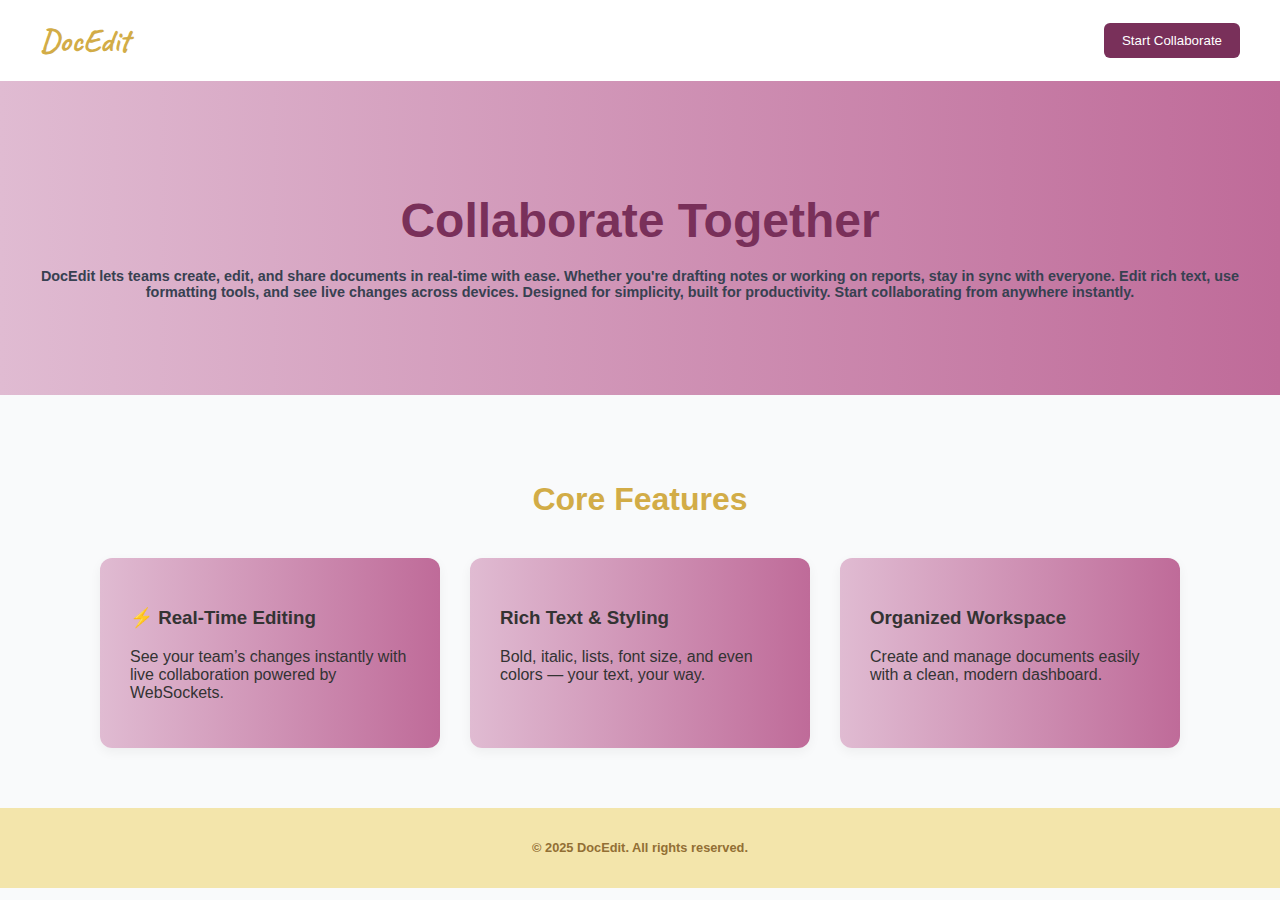
<file: Frontend/index.html>
<!DOCTYPE html>
<html lang="en">
<head>
  <meta charset="UTF-8" />
  <meta name="viewport" content="width=device-width, initial-scale=1.0"/>
  <title>DocEdit -live Collaboration</title>
  <link href="https://fonts.googleapis.com/css2?family=Caveat&display=swap" rel="stylesheet">
  <link rel="stylesheet" href="style.css">
</head>
<body>

<header class="navbar">
  <div class="logo">DocEdit</div>
  <nav class="nav-links">
    <button class="btn-primary" onclick="location.href='workspace.html'">Start Collaborate</button>
  </nav>
</header>

<section class="hero">
  <h1>Collaborate Together</h1>
  <p>DocEdit lets teams create, edit, and share documents in real-time with ease.
    Whether you're drafting notes or working on reports, stay in sync with everyone.
    Edit rich text, use formatting tools, and see live changes across devices.
    Designed for simplicity, built for productivity.
    Start collaborating from anywhere instantly.</p>
</section>

<section class="features">
  <h2>Core Features</h2>
  <div class="feature-grid">
    <div class="feature-card">
      <h3>⚡ Real-Time Editing</h3>
      <p>See your team’s changes instantly with live collaboration powered by WebSockets.</p>
    </div>
    <div class="feature-card">
      <h3>Rich Text & Styling</h3>
      <p>Bold, italic, lists, font size, and even colors — your text, your way.</p>
    </div>
    <div class="feature-card">
      <h3>Organized Workspace</h3>
      <p>Create and manage documents easily with a clean, modern dashboard.</p>
    </div>
  </div>
</section>

<footer>
  <p>© 2025 DocEdit. All rights reserved.</p>
</footer>

<script src="scripts/main.js"></script>
</body>
</html>
</file>
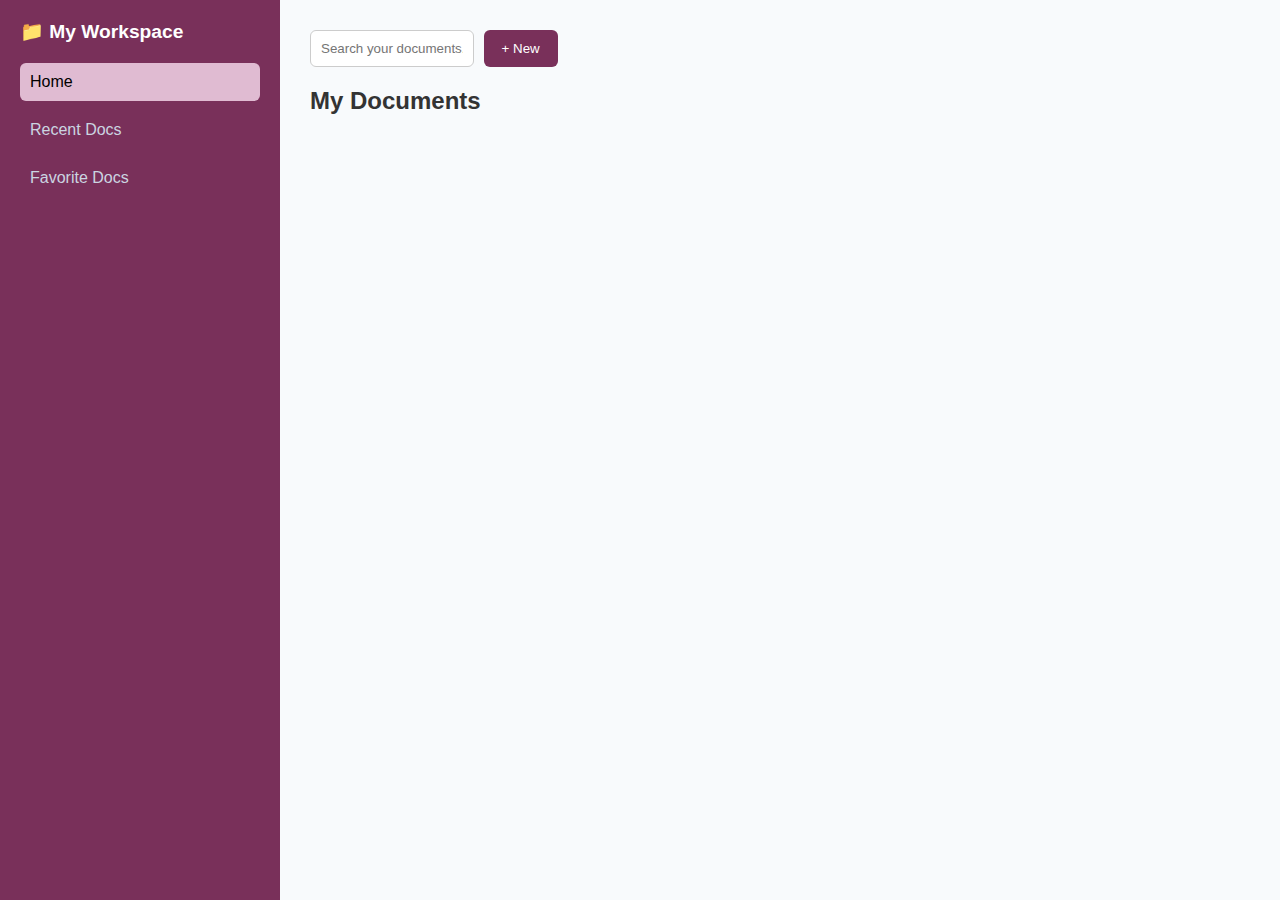
<file: Frontend/workspace.html>
<!DOCTYPE html>
<html lang="en">
<head>
  <meta charset="UTF-8">
  <title>DocEdit Workspace</title>
  <link rel="stylesheet" href="style.css" />
</head>
<body>

<div class="workspace-container">

  <aside class="sidebar">
    <div class="sidebar-header">📁 My Workspace</div>
    <nav class="sidebar-nav">
      <a href="index.html" class="active">Home</a>
      <a href="#" id="recent-link">Recent Docs</a>
      <a href="#" id="fav-link">Favorite Docs</a>
    </nav>
  </aside>

  <main class="main-content">
    <div class="workspace-topbar">
      <div class="topbar-group">
        <input type="text" placeholder="Search your documents..." class="search-bar">
        <button class="btn-primary new-doc-btn" onclick="openModal()">+ New</button>
      </div>
    </div>

    <h2 class="section-title">My Documents</h2>
    <div class="file-grid" id="fileGrid">
      <!-- Documents will be dynamically loaded here -->
    </div>
  </main>

</div>

<div id="createModal" class="modal">
  <div class="modal-content">
    <h3>Create New Document</h3>
    <input type="text" id="itemName" placeholder="Enter document name..." />
    <div class="modal-buttons">
      <button onclick="closeModal()" class="btn-outline">Cancel</button>
      <button onclick="createItem()" class="btn-primary">Create</button>
    </div>
  </div>
</div>

<script src="scripts/main.js"></script>
<script src="scripts/workspace.js"></script>
</body>
</html>
</file>
<file: Frontend/style.css>
body {
  margin: 0;
  font-family: 'Segoe UI', sans-serif;
  background: #f9fafb;
  color: #333;
}

.navbar {
  display: flex;
  justify-content: space-between;
  padding: 20px 40px;
  background: #ffffff;
  box-shadow: 0 2px 5px rgba(0, 0, 0, 0.05);
}

.logo {
  font-family: 'Caveat', cursive;
  font-size: 2rem;
  font-weight: bold;
  color: #D2AC47;
}

.nav-links {
  display: flex;
  gap: 20px;
  align-items: center;
}

.nav-links a {
  text-decoration: none;
  color: #333;
  font-weight: 500;
}

.btn-primary {
  background: #79305a;
  color: #fff;
  border: none;
  padding: 10px 18px;
  border-radius: 6px;
  cursor: pointer;
  transition: background 0.3s ease, transform 0.2s ease;
}

.btn-primary:hover {
  background: #b55385;
  color:#000;
  transform: scale(1.05);
}

.hero {
  text-align: center;
  padding: 80px 20px;
  background:linear-gradient(to right, #e0bbd2, #bf6b99) ;
}

.hero h1 {
  font-size: 3em;
  margin-bottom: 20px;
  color: #79305a;
}

.hero p {
  font-weight:bold;
  font-size: 0.9em;
  color: #374151;
}

.features {
  padding: 60px 20px;
  text-align: center;
}

.features h2 {
  font-size: 2em;
  margin-bottom: 40px;
  color:#D2AC47;
}

.feature-grid {
  display: flex;
  justify-content: center;
  flex-wrap: wrap;
  gap: 30px;
}

.feature-card {
  background:linear-gradient(to right, #e0bbd2, #bf6b99) ;
  padding: 30px;
  border-radius: 12px;
  width: 280px;
  box-shadow: 0 4px 12px rgba(0, 0, 0, 0.05);
  text-align: left;
}

footer {
  text-align: center;
  padding: 20px;
  background: #F3E5AB;
  font-size: 0.8em;
  font-weight:bold;
  color: #926F34;
}

/* workspace css */

.workspace-container {
  display: flex;
  height: 100vh;
}

.sidebar {
  width: 240px;
  background: #79305a;
  color: white;
  padding: 20px;
}

.sidebar-header {
  font-size: 1.2em;
  margin-bottom: 20px;
  font-weight: bold;
}

.sidebar-nav a {
  display: block;
  padding: 10px;
  margin-bottom: 10px;
  color: #cbd5e1;
  text-decoration: none;
  border-radius: 6px;
}

.sidebar-nav a.active,
.sidebar-nav a:hover {
  background: #e0bbd2;
  color: black;
}

.main-content {
  flex: 1;
  padding: 30px;
  background: #f8fafc;
}

.workspace-topbar {
  display: flex;
  justify-content: space-between;
  margin-bottom: 20px;
}

.search-bar {
  padding: 10px;
  width: 50%;
  border-radius: 6px;
  border: 1px solid #ccc;
}

.user-actions {
  display: flex;
  gap: 10px;
}

.file-grid {
  display: flex;
  gap: 16px;
  flex-wrap: wrap;
  justify-content: flex-start;
}

.file-card {
  background: white;
  padding: 15px 12px;
  border-radius: 10px;
  width: 160px; /* reduce from 180px */
  box-shadow: 0 2px 6px rgba(0, 0, 0, 0.04);
  text-align: center;
  font-size: 0.9em; /* smaller text */
  display: flex;
  flex-direction: column;
  align-items: center;
  gap: 8px;
}

.file-card:hover {
  box-shadow: 0 4px 10px rgba(0, 0, 0, 0.08);
}

.delete-doc, .fav-toggle {
  user-select: none;
}

.file-icon {
  font-size: 1.6em;
}

.file-name {
  font-weight: 500;
  white-space: nowrap;
  overflow: hidden;
  text-overflow: ellipsis;
  max-width: 100%;
}

.modal {
  position: fixed;
  top: 0; left: 0;
  height: 100%; width: 100%;
  background: rgba(0,0,0,0.5);
  display: none;
  align-items: center;
  justify-content: center;
}

.modal-content {
  background: white;
  padding: 30px;
  border-radius: 8px;
  min-width: 300px;
}

.modal-content input[type="text"] {
  width: 100%;
  padding: 10px;
  margin: 15px 0;
  border: 1px solid #ccc;
  border-radius: 6px;
}

.modal-buttons {
  display: flex;
  justify-content: flex-end;
  gap: 10px;
}

.topbar-group {
  display: flex;
  flex-direction: row;
  gap: 10px;
  flex-wrap: wrap;
}

@media (max-width: 600px) {
  .topbar-group {
    flex-direction: column;
    align-items: stretch;
  }

  .search-bar,
  .new-doc-btn {
    width: 100%;
  }
}

.file-actions {
  display: flex;
  gap: 8px;
  font-size: 1em;
  justify-content: center;
  cursor: pointer;
}

.fav-btn {
  background: none;
  border: none;
  font-size: 1.2em;
  cursor: pointer;
}


/* editor css */

.editor-container {
  display: flex;
  flex-direction: column;
  height: 100vh;
  background: #e0bbd2;
}

.editor-topbar {
  display: flex;
  justify-content: space-between;
  align-items: center;
  padding: 15px 30px;
  background: #ffffff;
  box-shadow: 0 2px 4px rgba(0,0,0,0.05);
}

.doc-title {
  font-size: 1.2em;
  padding: 8px 12px;
  border: 1px solid #ccc;
  border-radius: 6px;
  width: 300px;
}

.editor-actions {
  display: flex;
  align-items: center;
  gap: 10px;
}

.collab-indicator {
  color: #16a34a;
  font-size: 0.9em;
  margin-right: 10px;
}

.toolbar {
  display: flex;
  gap: 10px;
  padding: 10px 30px;
  background: #b33b72;
  border-bottom: 1px solid #cbd5e1;
  overflow-x: auto;
  white-space: nowrap;
}

.toolbar select,
.toolbar input[type="color"] {
  padding: 6px;
  border-radius: 6px;
  border: 1px solid #ccc;
  cursor: pointer;
}

.toolbar button {
  padding: 8px 12px;
  border: none;
  background: #fff;
  border-radius: 6px;
  cursor: pointer;
  font-weight: bold;
}

.toolbar button:hover {
  background: #e0bbd2;
}

.editor-area {
  flex: 1;
  padding: 30px;
  font-size: 1.1em;
  line-height: 1.6;
  outline: none;
  background: #ffffff;
  margin: 20px;
  border-radius: 10px;
  box-shadow: 0 4px 10px rgba(0,0,0,0.05);
  overflow-y: auto;
}

@media (max-width: 600px) {
  .toolbar button,
  .toolbar select,
  .toolbar input[type="color"] {
    padding: 6px 8px;
    font-size: 0.85em;
    height: 32px;
  }
}
</file>
